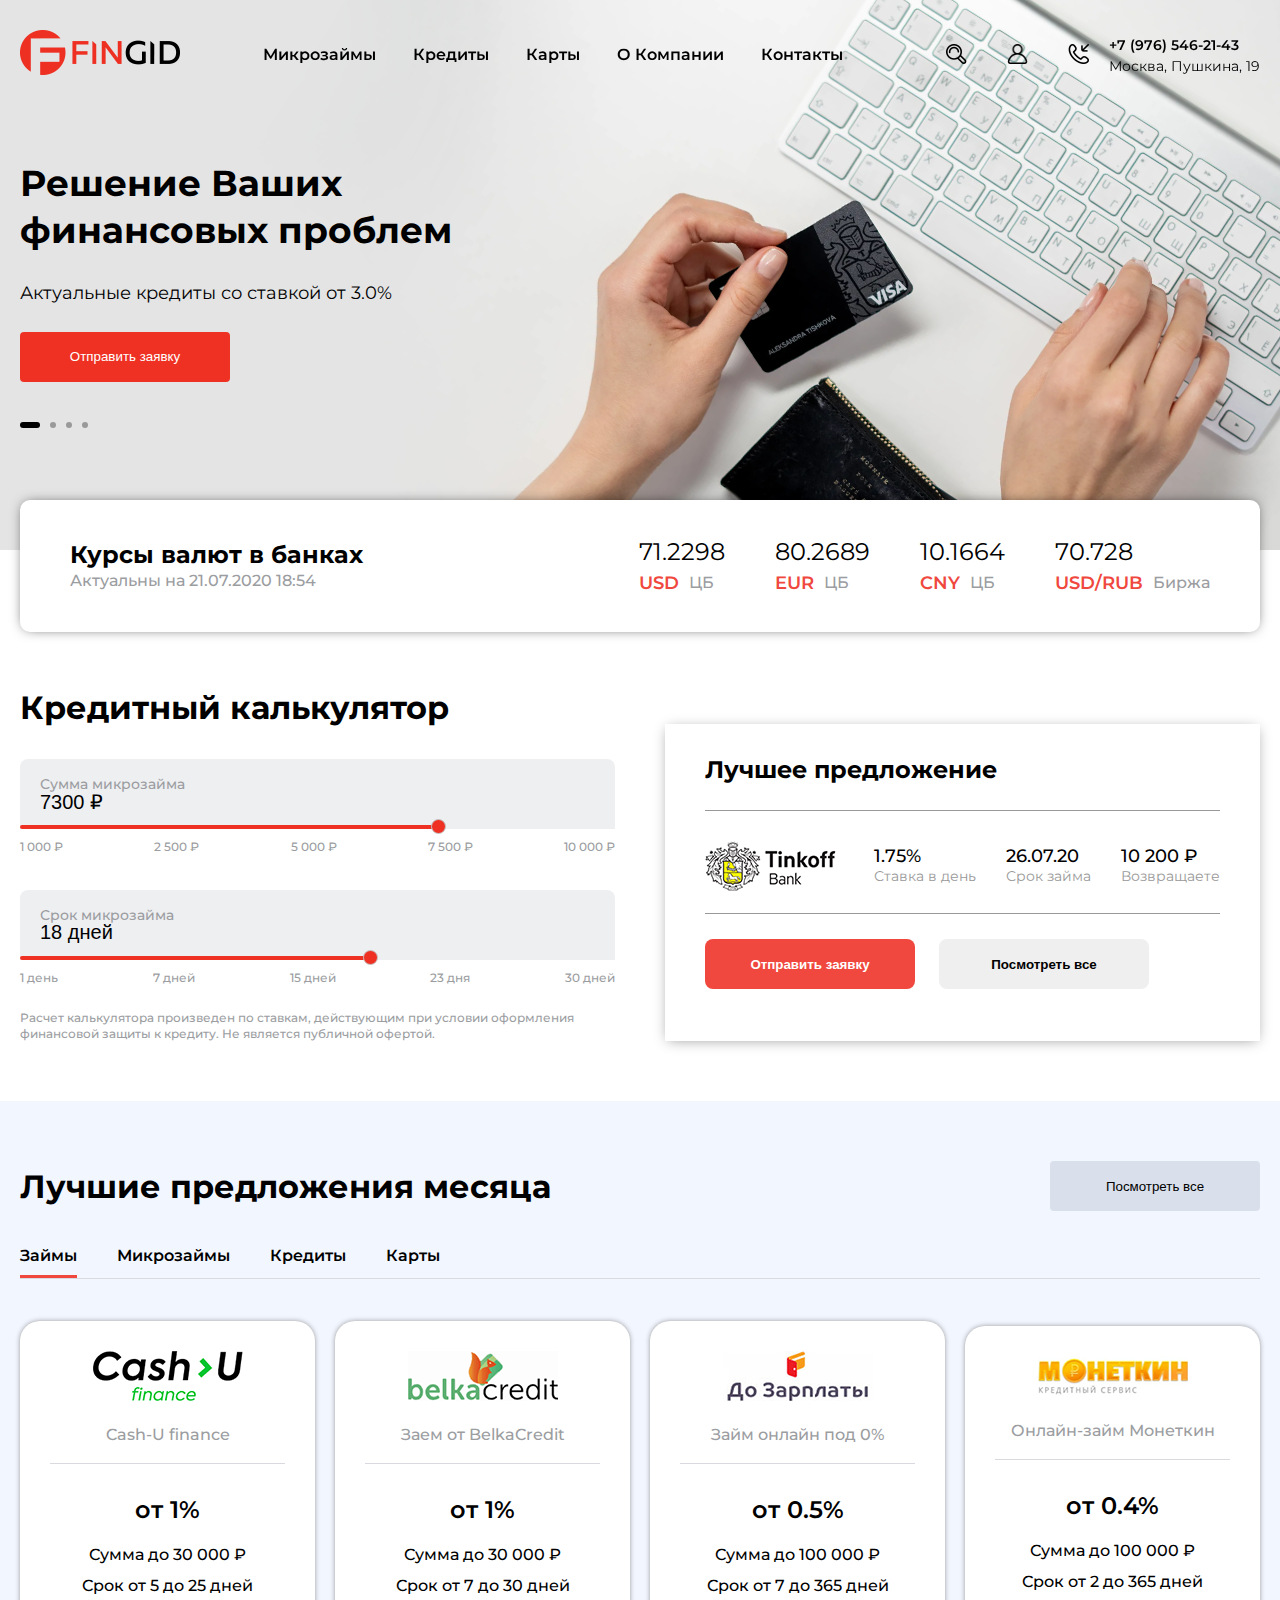
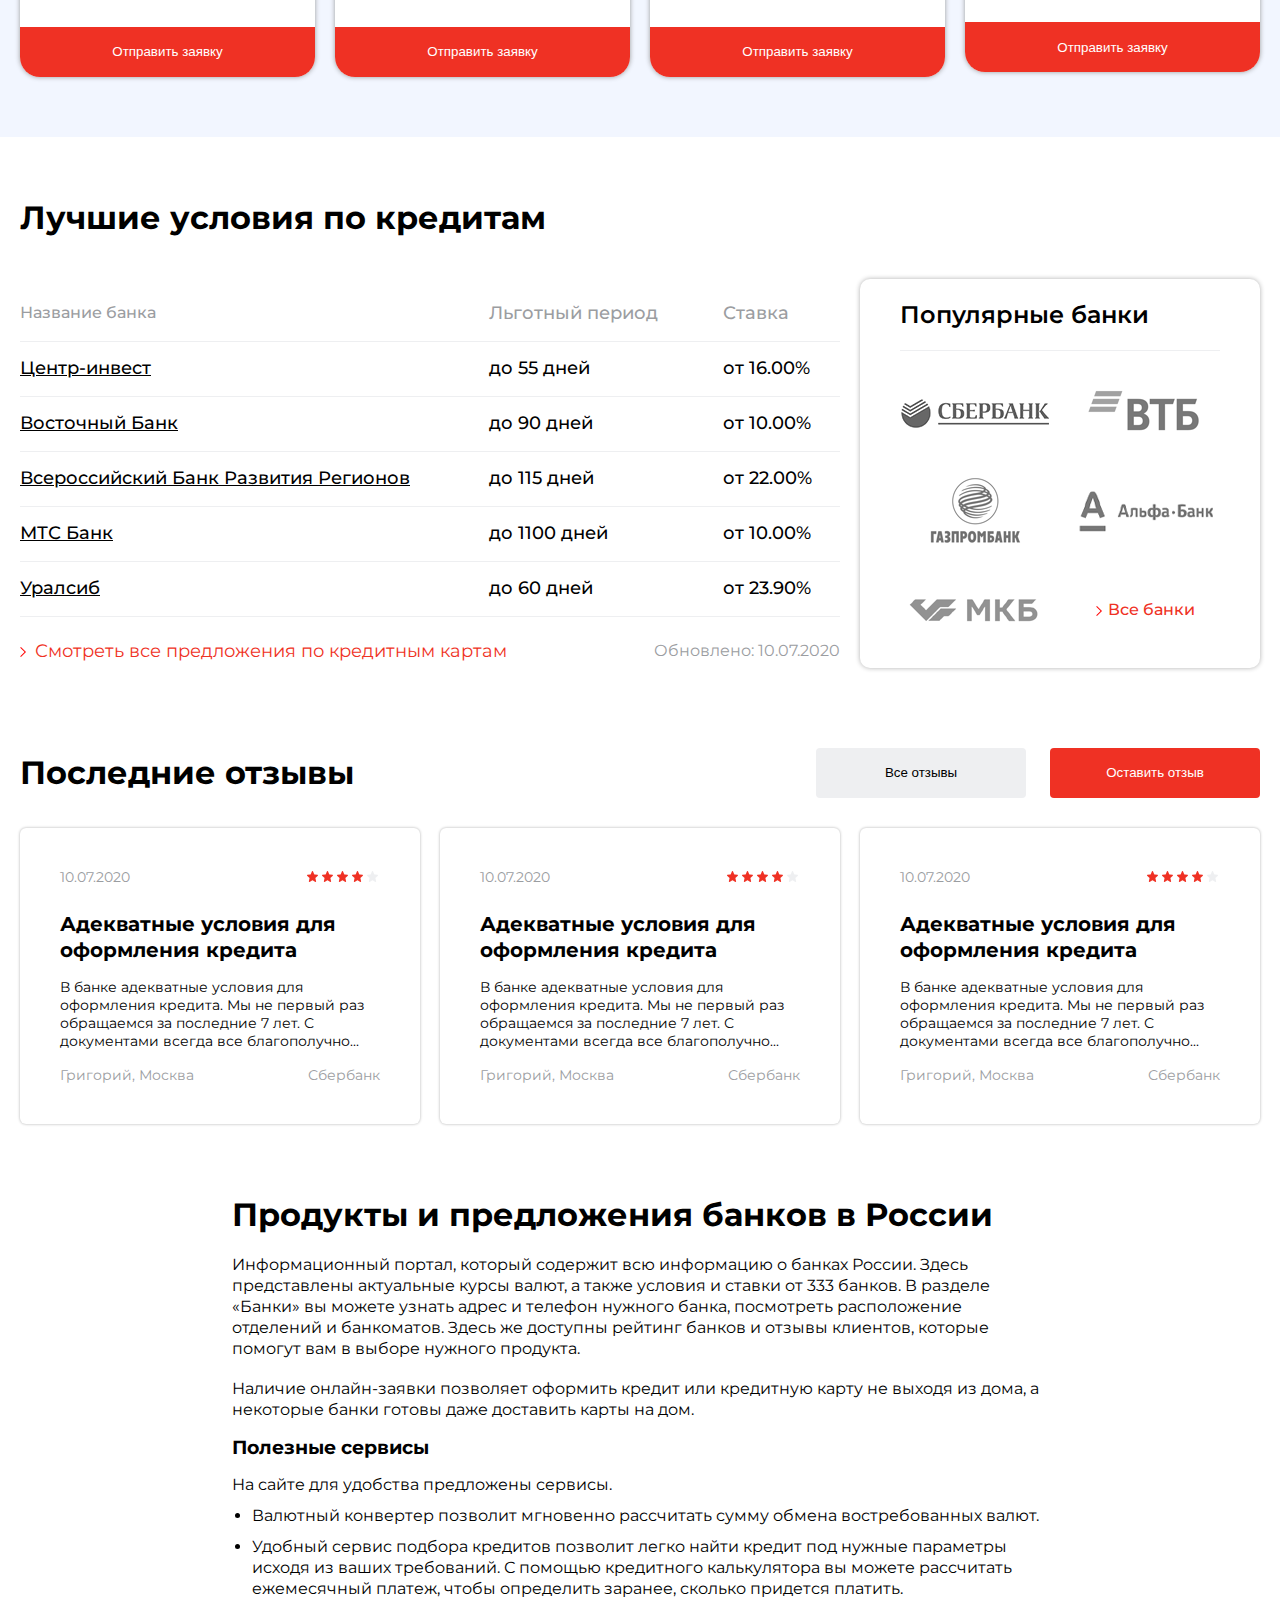
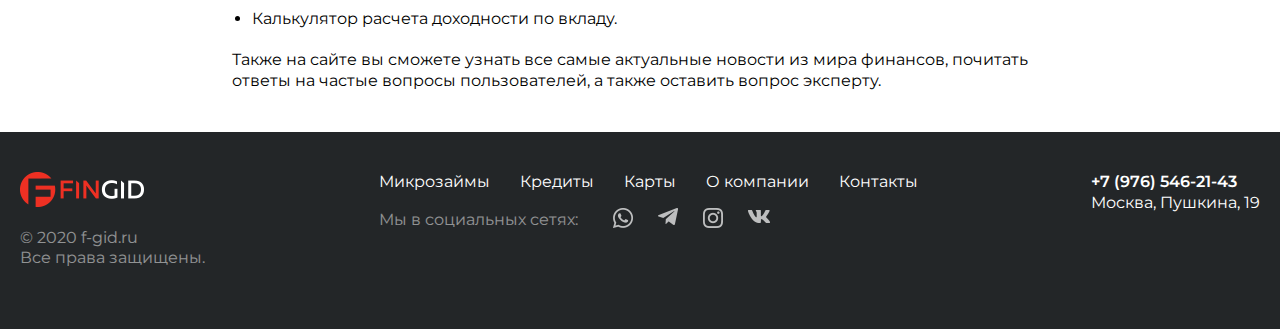
<file: index.html>
<!DOCTYPE html>
<html lang="en">
<head>
    <meta charset="UTF-8">
    <meta name="viewport" content="width=device-width, initial-scale=1.0">
    <link rel="stylesheet" href="./css/jquery-ui.css">
    <link rel="stylesheet" href="./css/style.css">
    <title>Fingid</title>
</head>
<body>
    <header class="header">
        <div class="header__nav">
            <div class="container">
                <div class="logo">
                    <a href="./index.html">
                        <img src="./img/logo.png" alt="Logotype">
                    </a>
                </div>
                <nav>
                    <ul class="nav__list">
                        <li class="nav__list_item">
                            <a href="./zaym.html" class="nav__link">Микрозаймы</a>
                        </li>
                        <li class="nav__list_item">
                            <a href="#" class="nav__link">Кредиты</a>
                        </li>
                        <li class="nav__list_item">
                            <a href="#" class="nav__link">Карты</a>
                        </li>
                        <li class="nav__list_item">
                            <a href="#" class="nav__link">О компании</a>
                        </li>
                        <li class="nav__list_item">
                            <a href="#" class="nav__link">Контакты</a>
                        </li>
                    </ul>
                </nav>
                <div class="header__right">
                    <div class="header-right_icon search">
                        <img src="./img/icons/find-icon.png" alt="find">
                    </div>
                    <div class="header-right_icon user">
                        <img src="./img/icons/user-icon.png" alt="user">
                    </div>
                    <div class="header-right_icon phone">
                        <img src="./img/icons/phone-icon.png" alt="phone">
                    </div>
                    <div class="header__contacts">
                        <a href="tel:+79765462143">+7 (976) 546-21-43</a>
                        <span class="header__address">Москва, Пушкина, 19</span>
                    </div>
                    <div class="header__burger">
                        <i></i>
                        <i></i>
                        <i></i>
                    </div>
                </div>
            </div>
        </div>
        <section class="banner">
            <div class="banner__slider">
                <div class="banner__slide active">
                    <div class="container">
                        <h2 class="banner__title">
                            Решение Ваших<br>
                            финансовых проблем
                        </h2>
                        <p>Актуальные кредиты со ставкой от 3.0%</p>
                        <button>Отправить заявку</button>
                    </div>
                </div>
                <div class="banner__slide">
                    <div class="container">
                        <h2 class="banner__title">
                            Решение Ваших<br>
                            финансовых проблем
                        </h2>
                        <p>Актуальные кредиты со ставкой от 3.0%</p>
                        <button>Отправить заявку</button>
                    </div>
                </div>
                <div class="banner__slide">
                    <div class="container">
                        <h2 class="banner__title">
                            Решение Ваших<br>
                            финансовых проблем
                        </h2>
                        <p>Актуальные кредиты со ставкой от 3.0%</p>
                        <button>Отправить заявку</button>
                    </div>
                </div>
                <div class="banner__slide">
                    <div class="container">
                        <h2 class="banner__title">
                            Решение Ваших<br>
                            финансовых проблем
                        </h2>
                        <p>Актуальные кредиты со ставкой от 3.0%</p>
                        <button>Отправить заявку</button>
                    </div>
                </div>
            </div>
            <div class="container">
                <div class="banner__nav">
                    <div data-num="0" class="banner__point active"></div>
                    <div data-num="1" class="banner__point"></div>
                    <div data-num="2" class="banner__point"></div>
                    <div data-num="3" class="banner__point"></div>
                </div>
            </div>
        </section>
    </header>
    <main>
        <section class="courses">
            <div class="container">
                <div class="courses__title">
                    <h2>Курсы валют в банках</h2>
                    <p>Актуальны на 21.07.2020 18:54</p>
                </div>
                <ul class="courses__list">
                    <li class="corses__item">
                        <div class="courses__price">71.2298</div>
                        <div class="courses__info">
                            <div class="courses__name">USD</div>
                            <div class="courses__bank">ЦБ</div>
                        </div>
                    </li>
                    <li class="corses__item">
                        <div class="courses__price">80.2689</div>
                        <div class="courses__info">
                            <div class="courses__name">EUR</div>
                            <div class="courses__bank">ЦБ</div>
                        </div>
                    </li>
                    <li class="corses__item">
                        <div class="courses__price">10.1664</div>
                        <div class="courses__info">
                            <div class="courses__name">CNY</div>
                            <div class="courses__bank">ЦБ</div>
                        </div>
                    </li>
                    <li class="corses__item">
                        <div class="courses__price">70.728</div>
                        <div class="courses__info">
                            <div class="courses__name">USD/RUB</div>
                            <div class="courses__bank">Биржа</div>
                        </div>
                    </li>
                </ul>
            </div>
        </section>
        <section class="calculator">
            <div class="container">
                <h2 class="calculator__title">Кредитный калькулятор</h2>
                <div class="calculator__wrap">
                    <div class="calculator__main">
                        <div class="calc__control">
                            <div class="form-control__wrap control-summ">
                                <div class="plus-mobile minus">-</div>
                                <label for="summ">Сумма микрозайма</label>
                                <div class="plus-mobile minus">-</div>
                                <input data-name="summ" value="7300 ₽" id="summ" type="text">
                                <div class="plus-mobile plus">+</div>
                                <div class="calc__slider">
                                    <!-- <div class="calc__slider-current"></div>
                                    <div class="calc__clider-point"></div> -->
                                    <div id="summ-slider"></div>
                                </div>
                            </div>
                            <div class="calc__numbers">
                                <span>1 000 ₽</span>
                                <span>2 500 ₽</span>
                                <span>5 000 ₽</span>
                                <span>7 500 ₽</span>
                                <span>10 000 ₽</span>
                            </div>
                        </div>
                        <div class="calc__control">
                            <div class="form-control__wrap control-srok">
                                <label for="srok">Срок микрозайма</label>
                                <div class="plus-mobile minus">-</div>
                                <input data-name="srok" value="18 дней" id="srok" type="text">
                                <div class="plus-mobile plus">+</div>
                                <div class="calc__slider">
                                    <!-- <div class="calc__slider-current"></div>
                                    <div class="calc__clider-point"></div> -->
                                    <div id="srok-slider"></div>
                                </div>
                            </div>
                            <div class="calc__numbers">
                                <span>1 день</span>
                                <span>7 дней</span>
                                <span>15 дней</span>
                                <span>23 дня</span>
                                <span>30 дней</span>
                            </div>
                        </div>
                        <p class="calc__desc">
                            Расчет калькулятора произведен по ставкам, действующим при условии
                            оформления финансовой защиты к кредиту. Не является публичной офертой.
                        </p>
                    </div>
                    <div class="calculator__best">
                        <h3 class="calculator__best_title">Лучшее предложение</h3>
                        <div class="calculator__best_main">
                            <img src="./img/banks/tinkoff.png" alt="tinkoff">
                            <ul class="calculator__best_params-list">
                                <li class="calculator__best_params-item">
                                    <span>1.75%</span>
                                    <p>Ставка в день</p>
                                </li>
                                <li class="calculator__best_params-item">
                                    <span>26.07.20</span>
                                    <p>Срок займа</p>
                                </li>
                                <li class="calculator__best_params-item">
                                    <span>10 200 ₽</span>
                                    <p>Возвращаете</p>
                                </li>
                            </ul>
                        </div>
                        <div class="calculator__best-controls">
                            <button class="calculator__best-send">Отправить заявку</button>
                            <button class="calculator__best-show-all">Посмотреть все</button>
                        </div>
                    </div>
                </div>
            </div>
        </section>
        <section class="best-mounth">
            <div class="container">
                <div class="best-mounth__title">
                    <h2>Лучшие предложения месяца</h2>
                    <button>Посмотреть все</button>
                </div>
                <div class="best-mounth__main">
                    <div class="best-mounth__tabs">
                        <div class="best-mounth__tab active">Займы</div>         
                        <div class="best-mounth__tab">Микрозаймы</div>         
                        <div class="best-mounth__tab">Кредиты</div>         
                        <div class="best-mounth__tab">Карты</div>
                    </div>
                    <div class="tabs__content">
                        <ul class="best-mounth__cards">
                            <li class="best-mounth__card">
                                <img src="./img/banks/cashu.png" alt="cashu">
                                <h3 class="best-mounth__card_name">Cash-U finance</h3>
                                <p class="best-mounth__stavka">от 1%</p>
                                <p class="best-mounth__summ">Сумма до 30 000 ₽</p>
                                <p class="best-mounth__srok">Срок от 5 до 25 дней</p>
                                <button>Отправить заявку</button>
                            </li>
                            <li class="best-mounth__card">
                                <img src="./img/banks/belkacredit.png" alt="belkacredit">
                                <h3 class="best-mounth__card_name">Заем от BelkaCredit</h3>
                                <p class="best-mounth__stavka">от 1%</p>
                                <p class="best-mounth__summ">Сумма до 30 000 ₽</p>
                                <p class="best-mounth__srok">Срок от 7 до 30 дней</p>
                                <button>Отправить заявку</button>
                            </li>
                            <li class="best-mounth__card">
                                <img src="./img/banks/beforezp.png" alt="beforezp">
                                <h3 class="best-mounth__card_name">Займ онлайн под 0%</h3>
                                <p class="best-mounth__stavka">от 0.5%</p>
                                <p class="best-mounth__summ">Сумма до 100 000 ₽</p>
                                <p class="best-mounth__srok">Срок от 7 до 365 дней</p>
                                <button>Отправить заявку</button>
                            </li>
                            <li class="best-mounth__card">
                                <img src="./img/banks/monetkin.png" alt="monetkin">
                                <h3 class="best-mounth__card_name">Онлайн-займ Монеткин</h3>
                                <p class="best-mounth__stavka">от 0.4%</p>
                                <p class="best-mounth__summ">Сумма до 100 000 ₽</p>
                                <p class="best-mounth__srok">Срок от 2 до 365 дней</p>
                                <button>Отправить заявку</button>
                            </li>
                        </ul>
                    </div>
                </div>
                <div class="best-mounth__title mobile">
                    <button>Посмотреть все</button>
                </div>
            </div>
        </section>
        <section class="best-credit">
            <div class="container">
                <h2 class="best-credit__title">Лучшие условия по кредитам</h2>
                <div class="best-credit__wrap">
                    <ul class="best-credit__list">
                        <li class="best-credit__item">
                            <div class="best-col-1 best-head">Название банка</div>
                            <div class="best-col-2 best-head">Льготный период</div>
                            <div class="best-col-3 best-head">Ставка</div>
                        </li>
                        <li class="best-credit__item">
                            <div class="best-col-1">
                                <a href="#">Центр-инвест</a>
                            </div>
                            <div class="best-col-2"><span>Льготный период</span>до 55 дней</div>
                            <div class="best-col-3"><span>Ставка</span>от 16.00%</div>
                        </li>
                        <li class="best-credit__item">
                            <div class="best-col-1">
                                <a href="#">Восточный Банк</a>
                            </div>
                            <div class="best-col-2"><span>Льготный период</span>до 90 дней</div>
                            <div class="best-col-3"><span>Ставка</span>от 10.00%</div>
                        </li>
                        <li class="best-credit__item">
                            <div class="best-col-1">
                                <a href="#">Всероссийский Банк Развития Регионов</a>
                            </div>
                            <div class="best-col-2"><span>Льготный период</span>до 115 дней</div>
                            <div class="best-col-3"><span>Ставка</span>от 22.00%</div>
                        </li>
                        <li class="best-credit__item">
                            <div class="best-col-1">
                                <a href="#">МТС Банк</a>
                            </div>
                            <div class="best-col-2"><span>Льготный период</span>до 1100 дней</div>
                            <div class="best-col-3"><span>Ставка</span>от 10.00%</div>
                        </li>
                        <li class="best-credit__item">
                            <div class="best-col-1">
                                <a href="#">Уралсиб</a>
                            </div>
                            <div class="best-col-2"><span>Льготный период</span>до 60 дней</div>
                            <div class="best-col-3"><span>Ставка</span>от 23.90%</div>
                        </li>
                        <div class="best__footer">
                            <div class="best__all">
                                <img src="./img/icons/arrow.png" alt="arrow">
                                <a href="#">  Смотреть все предложения по кредитным картам</a>
                            </div>
                            <div class="best__refresh">Обновлено: 10.07.2020</div>
                        </div>
                    </ul>
                    <div class="best-credit__popular">
                        <h3>Популярные банки</h3>
                        <div class="best-credit__popular-items">
                            <div class="best-credit__popular-item">
                                <img src="./img/banks/sber.png" alt="sber">
                            </div>
                            <div class="best-credit__popular-item">
                                <img src="./img/banks/vtb.png" alt="vtb">
                            </div>
                            <div class="best-credit__popular-item">
                                <img src="./img/banks/gazprom.png" alt="gazprom">
                            </div>
                            <div class="best-credit__popular-item">
                                <img src="./img/banks/alfa.png" alt="alfa">
                            </div>
                            <div class="best-credit__popular-item">
                                <img src="./img/banks/mkb.png" alt="mkb">
                            </div>
                            <div class="best-credit__popular-item">
                                <img src="./img/icons/arrow.png" alt="arrow">
                                <a href="#">Все банки</a>
                            </div>
                        </div>
                    </div>
                </div>
            </div>
        </section>
        <section class="feedback">
            <div class="container">
                <div class="feedback__head">
                    <h2>Последние отзывы</h2>
                    <div class="feedback-btns">
                        <button class="feedback__all">Все отзывы</button>
                        <button class="feedback__new">Оставить отзыв</button>
                    </div>
                </div>
                <div class="feedback__wrap">
                    <div class="feedback__item">
                        <div class="feedback__item-head">
                            <div class="feedback__date">10.07.2020</div>
                            <div class="feedback__stars">
                                <img src="./img/icons/star.png" alt="star">
                                <img src="./img/icons/star.png" alt="star">
                                <img src="./img/icons/star.png" alt="star">
                                <img src="./img/icons/star.png" alt="star">
                                <img src="./img/icons/empty-star.png" alt="star">
                            </div>
                        </div>
                        <h3 class="feedback__title">Адекватные условия для оформления кредита </h3>
                        <p class="feedback__text">
                            В банке адекватные условия для оформления кредита. Мы не первый раз обращаемся за последние 7 лет. С документами всегда все благополучно...
                        </p>
                        <div class="feedback__footer">
                            <div class="feedback__author">Григорий, Москва</div>
                            <div class="feeback__bank">Сбербанк</div>
                        </div>
                    </div>
                    <div class="feedback__item">
                        <div class="feedback__item-head">
                            <div class="feedback__date">10.07.2020</div>
                            <div class="feedback__stars">
                                <img src="./img/icons/star.png" alt="star">
                                <img src="./img/icons/star.png" alt="star">
                                <img src="./img/icons/star.png" alt="star">
                                <img src="./img/icons/star.png" alt="star">
                                <img src="./img/icons/empty-star.png" alt="star">
                            </div>
                        </div>
                        <h3 class="feedback__title">Адекватные условия для оформления кредита </h3>
                        <p class="feedback__text">
                            В банке адекватные условия для оформления кредита. Мы не первый раз обращаемся за последние 7 лет. С документами всегда все благополучно...
                        </p>
                        <div class="feedback__footer">
                            <div class="feedback__author">Григорий, Москва</div>
                            <div class="feeback__bank">Сбербанк</div>
                        </div>
                    </div>
                    <div class="feedback__item">
                        <div class="feedback__item-head">
                            <div class="feedback__date">10.07.2020</div>
                            <div class="feedback__stars">
                                <img src="./img/icons/star.png" alt="star">
                                <img src="./img/icons/star.png" alt="star">
                                <img src="./img/icons/star.png" alt="star">
                                <img src="./img/icons/star.png" alt="star">
                                <img src="./img/icons/empty-star.png" alt="star">
                            </div>
                        </div>
                        <h3 class="feedback__title">Адекватные условия для оформления кредита </h3>
                        <p class="feedback__text">
                            В банке адекватные условия для оформления кредита. Мы не первый раз обращаемся за последние 7 лет. С документами всегда все благополучно...
                        </p>
                        <div class="feedback__footer">
                            <div class="feedback__author">Григорий, Москва</div>
                            <div class="feeback__bank">Сбербанк</div>
                        </div>
                    </div>
                </div>
                <div class="feedback__head mobile">
                    <div class="feedback-btns">
                        <button class="feedback__all">Все отзывы</button>
                        <button class="feedback__new">Оставить отзыв</button>
                    </div>
                </div>
            </div>
        </section>
        <section class="russia-banks">
                <h2 class="banks__header">Продукты и предложения банков в России</h2>
                <p>Информационный портал, который содержит всю информацию о банках России. Здесь представлены актуальные курсы валют, 
                    а также условия и ставки от 333 банков. В разделе «Банки» вы можете узнать адрес и телефон нужного банка, 
                    посмотреть расположение отделений и банкоматов. Здесь же доступны рейтинг банков и отзывы клиентов, 
                    которые помогут вам в выборе нужного продукта.</p>
                <p>Наличие онлайн-заявки позволяет оформить кредит или кредитную карту не выходя из дома, 
                    а некоторые банки готовы даже доставить карты на дом.</p>
                <h3>Полезные сервисы</h3>
                <ul>
                    <span>На сайте для удобства предложены сервисы.</span>
                    <li>Валютный конвертер позволит мгновенно рассчитать сумму обмена востребованных валют.</li>
                    <li>Удобный сервис подбора кредитов позволит легко найти кредит под нужные параметры исходя из ваших требований. С помощью кредитного калькулятора вы можете рассчитать ежемесячный платеж, чтобы определить заранее, сколько придется платить.</li>
                    <li>Калькулятор расчета доходности по вкладу.</li>
                </ul>
                <p>Также на сайте вы сможете узнать все самые актуальные новости из мира финансов, почитать ответы на частые вопросы пользователей, а также оставить вопрос эксперту.</p>
        </section>
    </main>
    <footer class="footer">
        <div class="container">
            <div class="footer__left">
                <div class="footer__logo">
                    <img src="./img/logo-footer.png" alt="logo-footer">
                    <p>
                        © 2020 f-gid.ru<br>
                        Все права защищены.
                    </p>
                </div>
            </div>
            <div class="footer__center">
                <nav class="footer__nav">
                    <ul class="footer__list">
                        <li class="footer__item">
                            <a href="./zaym.html">Микрозаймы</a>
                        </li>
                        <li class="footer__item">
                            <a href="#">Кредиты</a>
                        </li>
                        <li class="footer__item">
                            <a href="#">Карты</a>
                        </li>
                        <li class="footer__item">
                            <a href="#">О компании</a>
                        </li>
                        <li class="footer__item">
                            <a href="#">Контакты</a>
                        </li>
                    </ul>
                </nav>
                <div class="footer__social">
                    <span>Мы в социальных сетях:</span>
                    <ul class="footer__social-items">
                        <li class="footer__social-item">
                            <a href="#">
                                <img src="./img/icons/whatsapp.png" alt="whatsapp">
                            </a>
                        </li>
                        <li class="footer__social-item">
                            <a href="#">
                                <img src="./img/icons/telegram.png" alt="telegram">
                            </a>
                        </li>
                        <li class="footer__social-item">
                            <a href="#">
                                <img src="./img/icons/inst.png" alt="inst">
                            </a>
                        </li>
                        <li class="footer__social-item">
                            <a href="#">
                                <img src="./img/icons/vk.png" alt="vk">
                            </a>
                        </li>
                    </ul>
                </div>
            </div>
            <div class="footer__right">
                <a href="tel:+79765462143">+7 (976) 546-21-43</a>
                <span>Москва, Пушкина, 19</span>
            </div>
        </div>
    </footer>
    <div class="mobile__menu">
        <div class="container">
            <div class="close-btn">×</div>
                <div class="logo">
                    <a href="./index.html">
                        <img src="./img/logo.png" alt="Logotype">
                    </a>
                </div>
                <nav>
                    <ul class="nav__list">
                        <li class="nav__list_item">
                            <a href="./zaym.html" class="nav__link">Микрозаймы</a>
                        </li>
                        <li class="nav__list_item">
                            <a href="#" class="nav__link">Кредиты</a>
                        </li>
                        <li class="nav__list_item">
                            <a href="#" class="nav__link">Карты</a>
                        </li>
                        <li class="nav__list_item">
                            <a href="#" class="nav__link">О компании</a>
                        </li>
                        <li class="nav__list_item">
                            <a href="#" class="nav__link">Контакты</a>
                        </li>
                    </ul>
                </nav>
                <div class="header__right">
                    <div style="display: flex; padding: 50px 0;">
                        <div class="header-right_icon search">
                            <img src="./img/icons/find-icon.png" alt="find">
                        </div>
                        <div class="header-right_icon user">
                            <img src="./img/icons/user-icon.png" alt="user">
                        </div>
                        <div class="header-right_icon phone">
                            <img src="./img/icons/phone-icon.png" alt="phone">
                        </div>
                    </div>
                    <div class="header__contacts">
                        <a href="tel:+79765462143">+7 (976) 546-21-43</a>
                        <span class="header__address">Москва, Пушкина, 19</span>
                    </div>
                </div>
        </div>
    </div>
    <script src="./js/jquery-3.5.1.min.js"></script>
    <script src="./js/jquery-ui.min.js"></script>
    <script src="./js/jquery.ui.touch-punch.min.js"></script>
    <script src="./js/script.js"></script>
</body>
</html>
</file>
<file: css/style.css>
@import url('https://fonts.googleapis.com/css2?family=Montserrat:wght@100;200;300;400;500;600;700;800;900&display=swap');

* {
    padding: 0;
    margin: 0;
    box-sizing: border-box;
}
body {
    font-size: 16px;
    font-family: 'Montserrat', sans-serif;
    font-weight: 400;
    line-height: 1.3;
    color: rgba(0, 0, 0, 255);
    transition: all .3s linear;
}

/* HEADER */
.header {
    width: 100%;
    height: 550px;
    padding-top: 110px;
    background: url('../img/banner.png');
    background-size: cover;
    background-repeat: no-repeat;
}
.header__nav {
    position: fixed;
    top: 0;
    left: 0;
    width: 100%;
    padding: 30px 0;
    z-index: 10;   
}
.header__nav.fixed {
    background-color: #fff;
    box-shadow: 0px -1px 6px 0px rgba(0,0,0,0.75);
    z-index: 11;
}
.logo img {
    width: 160px;
    height: 45px;
}
.header__nav .container {
    display: flex;
    align-items: center;
    justify-content: space-between;
}
.nav__list {
    display: flex;
    align-items: center;
    justify-content: space-between;
    width: 600px;
    padding: 0 10px;
    list-style-type: none;
}
.nav__link {
    font-weight: 600;
    text-transform: capitalize;
    text-decoration: none!important;
    color: #000000;
    font-size: 16px;
}
.header__right {
    display: flex;
    align-items: center;
}
.header-right_icon img {
    width: 21px;
    height: 20px;
    cursor: pointer;
}
.header-right_icon {
    padding: 0 20px;
    line-height: 1;
}
.header__contacts {
    display: flex;
    flex-direction: column;
}
.header__contacts a {
    font-weight: 600;
    text-decoration: none!important;
    color: #000000;
    padding-bottom: 7px;
    line-height: 1;
}
.header__contacts {
    font-size: 14px;
    line-height: 1;
}
.banner__title {
    font-size: 36px;
}
.banner__slide p {
    line-height: 1;
    padding: 30px 0;
    font-size: 18px;
}
.banner__slide button {
    height: 50px;
    width: 210px;
    text-align: center;
    font-weight: 500;
    line-height: 1;
    background: #ef3124;
    color: #fff;
    border-radius: 4px;
    border: 0;
    cursor: pointer;
    transition: all .3s linear;
    outline: none;
}
.banner__slide button:hover {
    background: #bd291e;
}
.breadcrumbs {
    padding: 50px 0 20px 0;
    font-weight: 500;
    font-size: 14px;
    color: rgba(155, 157, 161, 255);
    text-decoration: none;
}
.breadcrumbs__item {
    font-weight: 500;
    font-size: 14px;
    color: rgba(155, 157, 161, 255);
    text-decoration: none;
}
.pages__name {
    padding-bottom: 40px;
}
.page__title {
    font-size: 36px;
    line-height: 1;
}
/* HEADER:END */

/* BANNER */
.banner {
    overflow: hidden;
    padding: 50px 0 140px 0;
}
.banner__slider {
    display: flex;
    align-items: center;
    transition: all 0.5s linear;
}
.banner__slide {
    min-width: 100%;
}
.banner__nav {
    display: flex;
    align-items: center;
    padding-top: 40px;
}
.banner__point {
    width: 6px;
    height: 6px;
    background-color: #999999;
    border-radius: 3px;
    transition: all 0.3s linear;
    margin-right: 10px;
    cursor: pointer;
}
.banner__point.active {
    width: 20px;
    background-color: #000000;
}
/* BANNER:END */

/* courses */
.courses {
    margin-top: -50px;
}
.courses .container {
    display: flex;
    align-items: center;
    justify-content: space-between;
    background-color: #fff;
    border-radius: 10px;
    padding: 40px 50px;
    box-shadow: 0px 0px 13px -4px rgba(0,0,0,0.75);
}
.courses__list {
    display: flex;
    align-items: center;
    height: 100%;
    list-style-type: none;
}
.corses__item {
    margin-left: 50px;
}
.courses__price {
    font-size: 24px;
    margin-bottom: 10px;
    line-height: 1;
}
.courses__info {
    display: flex;
}
.courses__name {
    line-height: 18px;
    font-size: 18px;
    color: #f0483e;
    font-weight: 600;
    margin-right: 10px;
}
.courses__bank {
    line-height: 18px;
    font-weight: 500;
    color: #9b9da1;
}
.courses__title h2 {
    font-size: 24px;
    line-height: 1;
    padding-bottom: 6px;
}
.courses__title p {
    color: #9b9da1;
    font-weight: 500;
    line-height: 1;
}
/* courses:END */

/* calculator */
.calculator {
    padding: 60px 0;
}
.calculator__wrap {
    display: flex;
    justify-content: space-between;
}
.calculator__title {
    font-size: 32px;
    line-height: 1;
}
.calculator__best,
.calculator__main {
    width: calc((100% - 50px) / 2);
}
.calculator__best {
    padding: 30px 40px 40px 40px;
    box-shadow: 0px 2px 13px -3px rgba(153,153,153,1);
}
.calc__control {
    position: relative;
    width: 100%;
    margin-top: 35px;
}
.calc__control label {
    position: absolute;
    top: 0;
    left: 0;
    width: 100%;
    font-weight: 500;
    font-size: 14px;
    color: rgba(155, 157, 161, 255);
    padding: 16px 20px 20px 20px;
    transition: all .3s linear;
}
.calc__control input {
    width: 100%;
    height: 70px;
    background-color: #eeeff1;
    font-size: 20px;
    font-weight: 500;
    padding: 36px 20px 20px 20px;
    outline: none;
    border: 0;
    border-top-left-radius: 8px;
    border-top-right-radius: 8px;
}
.calc__desc {
    font-weight: 500;
    font-size: 12px;
    color: rgba(155, 157, 161, 255);
    margin-top: 25px;
}
.form-control__wrap {
    position: relative;
}
.calc__numbers {
    display: flex;
    padding-top: 10px;
    align-items: center;
    font-weight: 500;
    justify-content: space-between;
    font-size: 12px;
    color: rgba(155, 157, 161, 255);
}
#summ-slider,
#srok-slider,
.calc__slider {
    position: absolute;
    bottom: 0;
    left: 0;
    width: 100%;
    height: 4px;
    transition: all 0s linear;
    border: 0;
    background-color: transparent;
}
.ui-slider-range,
.calc__slider-current {
    background-color: #ef3124;
    width: 81%;
    height: 100%;
    transition: all .3s linear;
}
.ui-slider-handle.ui-corner-all.ui-state-default:focus {
    outline: none;
}
.ui-state-default, .ui-widget-content .ui-state-default,
.calc__clider-point {
    position: absolute;
    left: 81%;
    top: -6px;
    margin-left: -6px;
    width: 15px;
    height: 15px;
    background-color: #ef3124;
    border-radius: 50%;
    transition: all .3s linear;
    cursor: pointer;
}
.control-srok .calc__slider-current {
    width: 60%;
}
.control-srok .calc__clider-point {
    left: 60%;
}
.calculator__best_title {
    font-size: 24px;
}
.calculator__best_main {
    display: flex;
    align-items: center;
    justify-content: space-between;
    border-top: 1px solid #999999;
    border-bottom: 1px solid #999999;
    margin: 25px 0;
    padding: 30px 0 22px 0;
}
.calculator__best_params-list {
    display: flex;
    list-style-type: none;
}
.calculator__best_params-item {
    margin-left: 30px;
}
.calculator__best_params-item span {
    font-size: 18px;
    font-weight: 500;
    margin-bottom: 10px;
    line-height: 1;
}
.calculator__best_params-item p {
    font-size: 14px;
    color: #999999;
}
.calculator__best-controls button {
    width: 210px;
    height: 50px;
    border-radius: 8px;
    margin-right: 20px;
    border: 0;
    font-weight: 600; 
    cursor: pointer;
    outline: none;
    transition: all .3s linear;
}
.calculator__best-send {
    color: #fff;
    background-color: #f0483e;
}
.calculator__best-send:hover {
    background-color: #bd291e;
}
.calculator__best-show-all:hover {
    background-color: #b6b6b6;
}
/* calculator:end */

/* best-mounth */
.best-mounth {
    background-color: #f2f6ff;
    padding: 60px 0;
}
.best-mounth__title {
    display: flex;
    align-items: center;
    justify-content: space-between;
    margin-bottom: 35px;
}
.best-mounth__title h2 {
    font-size: 32px;
}
.best-mounth__title button {
    width: 210px;
    height: 50px;
    background: #dae0eb;
    border: 0;
    border-radius: 4px;
    font-weight: 500;
    outline: none;
    transition: all .3s linear;
    cursor: pointer;
}
.best-mounth__title button:hover {
    background: #b9c7e2;
}
.best-mounth__tabs {
    display: flex;
    align-items: center;
    height: 33px;
    border-bottom: 1px solid #d8dadf;
}
.best-mounth__tab {
    height: 100%;
    font-weight: 600;
    margin-right: 40px;
    cursor: pointer;
}
.best-mounth__tab:hover,
.best-mounth__tab.active {
    border-bottom: 3px solid #f0483e;
}
.tabs__content {
    padding-top: 42px;
}
.best-mounth__cards {
    display: flex;
    align-items: center;
    justify-content: space-between;
    list-style-type: none;
}
.best-mounth__card {
    width: calc((100% - 60px) / 4);
    padding: 30px 30px 0 30px;
    background: #fff;
    border-radius: 20px;
    box-shadow: 0px 0px 5px 0px rgba(153,153,153,1);
    overflow: hidden;
    text-align: center;
}
.best-mounth__card_name {
    font-size: 16px;
    font-weight: 500;
    line-height: 1;
    padding: 20px 0;
    color: rgba(155, 157, 161, 255);
    margin-bottom: 30px;
    border-bottom: 1px solid #d8dadf;
}
.best-mounth__stavka {
    font-size: 24px;
    font-weight: 600;
    margin-bottom: 20px;
}
.best-mounth__summ {
    font-weight: 500;
    color: #000000;
    margin-bottom: 10px;
}
.best-mounth__srok {
    font-weight: 500;
    color: #000000;
    margin-bottom: 30px;
}
.best-mounth__card button {
    background-color: #ef3124;
    color: #fff;
    font-weight: 500;
    height: 50px;
    width: calc(100% + 60px);
    margin-left: -30px;
    border: 0;
    transition: all .3s linear;
    outline: none;
    cursor: pointer;
}
.best-mounth__card button:hover {
    background-color: #b9291f;
}
/* best-mounth:end */

/* best-credit */
.best-credit {
    padding: 60px 0 80px 0;
}
.best-credit__wrap {
    display: flex;
    align-items: center;
    justify-content: space-between;
}
.best-credit__popular {
    width: 400px;
    padding: 20px 40px;
    box-shadow: 0px 0px 5px 0px #afafaf;
    border-radius: 10px;
}
.best-credit__popular-items {
    display: flex;
    flex-wrap: wrap;
}
.best-credit__popular-item {
    display: flex;
    align-items: center;
    justify-content: center;
    width: 150px;
    height: 74px;
    margin-top: 25px;
    margin-right: 20px;
}
.best-credit__popular-item:nth-child(2n) {
    margin-right: 0;
}
.best-credit__popular-item a {
    text-decoration: none;
    font-weight: 500;
    margin-left: 6px;
    color: rgba(239, 49, 36, 255);
}
.best-credit__popular h3 {
    font-weight: 600;
    font-size: 24px;
    padding-bottom: 20px;
    border-bottom: 1px solid #eeeff1;
}
.best-credit__title {
    font-size: 32px;
    padding-bottom: 40px;
}
.best-credit__list {
    height: 100%;
    width: calc(100% - 420px);
    margin-right: 20px;
    list-style-type: none;
}
.best-credit__item {
    display: flex;
    align-items: center;
    justify-content: space-between;
    border-bottom: 1px solid #eeeff1;
    height: 55px;
}
.best-head {
    font-weight: 500;
    color: rgba(155, 157, 161, 255)!important;
}
.best-col-1 {
    flex: 4;
    font-weight: 500;
}
.best-col-1 a {
    font-size: 18px;
    color: #000000;
    font-weight: 500;
}
.best-col-2 {
    flex: 2;
    font-size: 18px;
    color: #000000;
    font-weight: 500;
}
.best-col-3 {
    flex: 1;
    font-size: 18px;
    color: #000000;
    font-weight: 500;
}
.best__footer {
    display: flex;
    align-items: center;
    justify-content: space-between;
    padding-top: 25px;
    line-height: 1;
}
.best__refresh {
    color: #9b9da1;
    font-size: 16px;
}
.best__all a {
    color: #ef3124;
    font-size: 18px;
    margin-left: 5px;
    text-decoration: none;
    line-height: 1;
}
/* best-credit:END */

/* Feedback */
.feedback__head {
    display: flex;
    align-items: center;
    justify-content: space-between;
}
.feedback__head h2 {
    font-size: 32px;
}
.feedback-btns button {
    width: 210px;
    height: 50px;
    border: 0;
    border-radius: 4px;
    font-weight: 500;
    transition: all .3s linear;
    outline: none;
}
.feedback__all {
    margin-right: 20px;
    background-color: #eeeff1;
}
.feedback__all:hover {
    background-color: #aaaaaa;
}
.feedback__new {
    background-color: #ef3124;
    color: #fff;
}
.feedback__new:hover {
    background-color: #b3261c;
}
.feedback__wrap {
    display: flex;
    align-items: center;
    justify-content: space-between;
    padding-top: 30px;
}
.feedback__item {
    width: calc((100% - 40px) / 3);
    padding: 40px;
    box-shadow: 0px 0px 3px 0px #afafaf;
    border-radius: 6px;
}
.feedback__item-head {
    display: flex;
    align-items: center;
    justify-content: space-between;
}
.feedback__date {
    font-size: 14px;
    color: rgba(155, 157, 161, 255);
}
.feedback__stars {
    display: flex;
}
.feedback__stars img {
    margin: 0 2px;
}
.feedback__title {
    padding-top: 25px;
    font-size: 20px;
}
.feedback__text {
    padding: 15px 0;
    font-size: 14px;
}
.feedback__footer {
    display: flex;
    align-items: center;
    justify-content: space-between;
    font-size: 14px;
    color: rgba(155, 157, 161, 255);
}
/* Feedback:end */

/* rassia-bank */
.russia-banks {
    max-width: 817px;
    margin: 0 auto;
    padding: 70px 0 40px 0;
}
.banks__header {
    font-size: 32px;
}
.russia-banks p {
    margin-top: 20px;
}
.russia-banks h3 {
    padding: 15px 0;
}
.russia-banks li {
    padding-top: 10px;
    margin-left: 20px;
}
/* rassia-bank:END */

/* FOOTER */
.footer {
    padding: 40px 0 60px 0;
    background-color: #232628;
    color: rgba(255, 255, 255, 255);
}
.footer ul {
    list-style-type: none;
}
.footer a {
    color: #fff;
    text-decoration: none;
}
.footer .container {
    display: flex;
    justify-content: space-between;
}
.footer__logo img {
    margin-bottom: 15px;
}
.footer__nav {
    margin-bottom: 15px; 
}
.footer__social {
    display: flex;
    align-items: center;
}
.footer__list {
    display: flex;
    align-items: center;
    justify-content: space-between;
}
.footer__social-items {
    display: flex;
    margin-left: 35px;
}
.footer__social-item {
    padding-right: 25px;
}
.footer__item:first-child {
    padding-left: 0;
}
.footer__item:last-child {
    padding-right: 0;
}
.footer__item {
    padding: 0 15px;
}
.footer__right {
    display: flex;
    flex-direction: column;
}
.footer__right a {
    font-weight: 600;
}
.footer__social span,
.footer__left p {
    opacity: 0.5;
}
/* FOOTER:END */

@media (max-width: 1200px) {
    .header-right_icon {
        padding: 0 10px;
    }
    .best-mounth__card img {
        height: 50px;
        width: auto;
    }
    .nav__list {
        width: 500px;
    }
    .best-mounth__card_name {
        white-space: nowrap;
        font-size: 14px;
    }
    .best-mounth__card {
        padding: 20px 20px 0 20px;
    }
    .best-col-1 {
        flex: 2;
    }
    .calculator__best_params-item {
        margin-left: 10px;
    }
    .calculator__best {
        padding: 25px;
    }
    .calculator__best_main img {
        width: 100px;
        height: auto;
    }
    .calculator__best-controls {
        display: flex;
        justify-content: space-between;
    }
    .calculator__best-controls button {
        width: calc((100% - 20px)/2);
        margin-right: 0;
    }
}
.mobile,
.header__burger {
    display: none;
}
@media (max-width: 992px) {
    .russia-banks {
        max-width: 720px;
    }
    .header__nav nav {
        display: none;
    }
    .header__burger {
        display: flex;
        flex-direction: column;
        align-items: center;
        justify-content: space-between;
        width: 25px;
        height: 17px;
        margin-left: 35px;
        cursor: pointer;
    }
    .header__burger i {
        display: block;
        width: 100%;
        height: 2px;
        background-color: #000000;
    }
    .header__nav .header__contacts,
    .header__nav .header-right_icon {
        display: none;
    }
    .header__nav .header-right_icon.phone {
        display: block;
    }
    .logo img {
        width: 143px;
        height: 40px;
    }
    .header-right_icon img {
        width: 25px;
        height: 25px;
    }
    .courses .container {
        align-items: flex-start;
        flex-direction: column;
        padding: 30px;
    }
    .courses__list {
        display: flex;
        justify-content: space-between;
        width: 100%;
        padding-top: 22px;
    }
    .corses__item {
        margin-left: 0;
    }
    .calculator__wrap {
        flex-direction: column;
    }
    .calculator__best, .calculator__main {
        width: 100%;
    }
    .calculator__best {
        margin-top: 25px;
    }
    .best-mounth__card {
        width: calc((100% - 60px)/2);
    }
    .best-mounth__card:nth-child(3),
    .best-mounth__card:nth-child(4) {
        display: none;
    }
    .mobile {
        width: 100%;
        display: block;
        margin-top: 22px;
        margin-bottom: 0;
    }
    .best-mounth__title button {
        display: none;
    }
    .best-mounth__title.mobile button {
        display: block;
        width: 100%;
    }
    .best-credit__wrap {
        flex-direction: column;
    }
    .best-credit__list {
        width: 100%;
        margin-right: 0;
    }
    .best-credit__popular {
        margin-top: 30px;
        padding: 30px;
        width: 100%;
    }
    .mobile .feedback-btns {
        display: block;
    }
    .feedback-btns {
        display: none;
    }
    .feedback__item:last-child {
        display: none;
    }
    .feedback__item {
        width: calc((100% - 40px)/2);
    }
    .footer__social {
        flex-direction: column;   
    }
    .footer__social-items {
        display: flex;
        justify-content: space-between;
        margin-left: 0;
        width: 100%;
        padding-top: 15px;
    }
    .footer__social-item {
        padding-right: 0;
    }
    .footer__nav {
        display: none;
    }
}
.mobile__menu {
    position: fixed;
    right: -120%;
    top: 0;
    width: 100vw;
    height: 100vh;
    display: flex;
    flex-direction: column;
    background-color: #fff;
    transition: all 0.3s linear;
    padding: 50px;
    z-index: 999;
}
.mobile__menu.active {
    right: 0;
}
.mobile__menu .container {
    position: relative;
}
.mobile__menu .header__right {
    flex-direction: column;
    align-items: center;
}
.mobile__menu .logo {
    text-align: center;
}
.close-btn {
    position: absolute;
    right: 0;
    top: 0;
    color: #000000;
    font-size: 60px;
    line-height: 24px;
    cursor: pointer;
}
.mobile__menu .container {
    display: flex;
    align-items: center;
    flex-direction: column;
    justify-content: space-between;
    height: 100%;
}
.mobile__menu .nav__list {
    display: flex;
    flex-direction: column;
    align-items: center;
    justify-content: space-around;
    width: auto;
    height: 300px;
}
.mobile__menu .nav__link {
    font-size: 22px;
}
.mobile__menu .header__contacts {
    font-size: 22px;
}
.plus-mobile {
    display: none;
}
.best-col-2 span,
.best-col-1 span,
.best-col-3 span {
    display: none;
} 
@media (max-width: 768px) {
    .header {
        height: auto;
    }
    .banner {
        display: flex;
        flex-direction: column;
        justify-content: space-between;
        padding: 50px 0;
    }
    .banner__slide button {
        width: 100%;
    }
    .courses {
        margin-top: -30px;
    }
    .banner__nav {
        justify-content: center;
        padding-top: 100px;
    }
    .courses__list {
        padding-top: 0px;
        flex-wrap: wrap;
    }
    .corses__item {
        padding-top: 20px;
        min-width: calc((100% - 40px)/2);
    }
    .calc__numbers span:nth-child(2),
    .calc__numbers span:nth-child(3),
    .calc__numbers span:nth-child(4),
    .calc__clider-point,
    .ui-state-default, .ui-widget-content .ui-state-default {
        display: none;
    }
    .calc__control label,
    .calc__control input {
        text-align: center;
    }
    .plus-mobile {
        position: absolute;
        display: block;
        width: 30px;
        height: 30px;
        background-color: transparent;
        border: 2px solid #9b9da1;
        color: #9b9da1;
        border-radius: 50%;
        top: 50%;
        transform: translateY(-50%);
        text-align: center;
        line-height: 27px;
        font-size: 34px;
        cursor: pointer;
        user-select: none;
    }
    .plus-mobile.plus {
        right: 15px;
    }
    .plus-mobile.minus {
        left: 15px;
    }
    .calculator__best_main {
        flex-direction: column;
        align-items: flex-start;
    }
    .calculator__best_params-list {
        flex-direction: column;
        padding-top: 20px;
        width: 100%;
    }
    .calculator__best_params-item span {
        margin-bottom: 0;
    }
    .calculator__best_params-item {
        display: flex;
        flex-direction: row-reverse;
        align-items: center;
        justify-content: space-between;
        margin-left: 0;
        margin-bottom: 14px;
    }
    .calculator__best-controls {
        flex-direction: column;
    }
    .calculator__best-controls button {
        width: 100%;
    }
    .calculator__best-show-all {
        margin-top: 10px;
    }
    .russia-banks {
        max-width: 540px;
    }
    .best-mounth__card {
        width: 100%;
    }
    .best-mounth__card:nth-child(2) {
        display: none;
    }
    .best-credit__item:first-child {
        display: none;
    }
    .best-credit__item {
        display: flex;
        flex-direction: column;
        align-items: flex-start;
        padding: 20px 0;
        height: 130px;
    }
    .best-col-2, .best-col-1, .best-col-3 {
        display: flex;
        align-items: center;
        justify-content: space-between;
        width: 100%;
    }
    .best-col-2 span,
    .best-col-1 span,
    .best-col-3 span {
        display: inline-block;
        font-size: 16px;
        color: rgba(155, 157, 161, 255);
    }
    .best__footer {
        flex-direction: column;
        align-items: flex-start;
    }
    .best__refresh {
        padding-top: 16px;
    }
    .feedback__item:nth-child(2) {
        display: none
    }
    .feedback__item {
        width: 100%;
    }
    .feedback__all {
        margin-right: 0;
        margin-bottom: 10px;
    }
    .mobile .feedback-btns {
        display: flex;
        flex-direction: column;
    }
    .feedback-btns button {
        width: 100%;
    }
    .footer .container {
        flex-direction: column;
    }
    .footer__left {
        text-align: center;
    }
    .footer__left p br{ 
        display: none;
    }
    .footer__left {
        order: 1;
    }
    .footer__right {
        text-align: center;
        order: 2;
        padding: 27px 0;
    }
    .footer__center {
        order: 3;
    }
    .footer__social-items {
        width: 200px;
    }
}
@media (max-width: 600px) {
    .russia-banks {
        padding: 50px 30px;
    }
    .container {
        padding: 0 30px;
    }
    .best-mounth__tab:last-child {
        display: none;
    }
    .best-mounth__tab {
        margin-right: 30px;
    }
    .best-mounth__tab:nth-child(3) {
        margin-right: 0;
    }
}
/* Containers */
.container {
    width: 100%;
    margin-right: auto;
    margin-left: auto;
}
@media (min-width: 576px) {
    .container {
        max-width: 540px;
    }
}
@media (min-width: 768px) {
    .container {
        max-width: 720px;
    }
}
@media (min-width: 992px) {
    .container {
        max-width: 960px;
    }
}
@media (min-width: 1200px) {
    .container {
        max-width: 1240px;
    }
}
</file>
